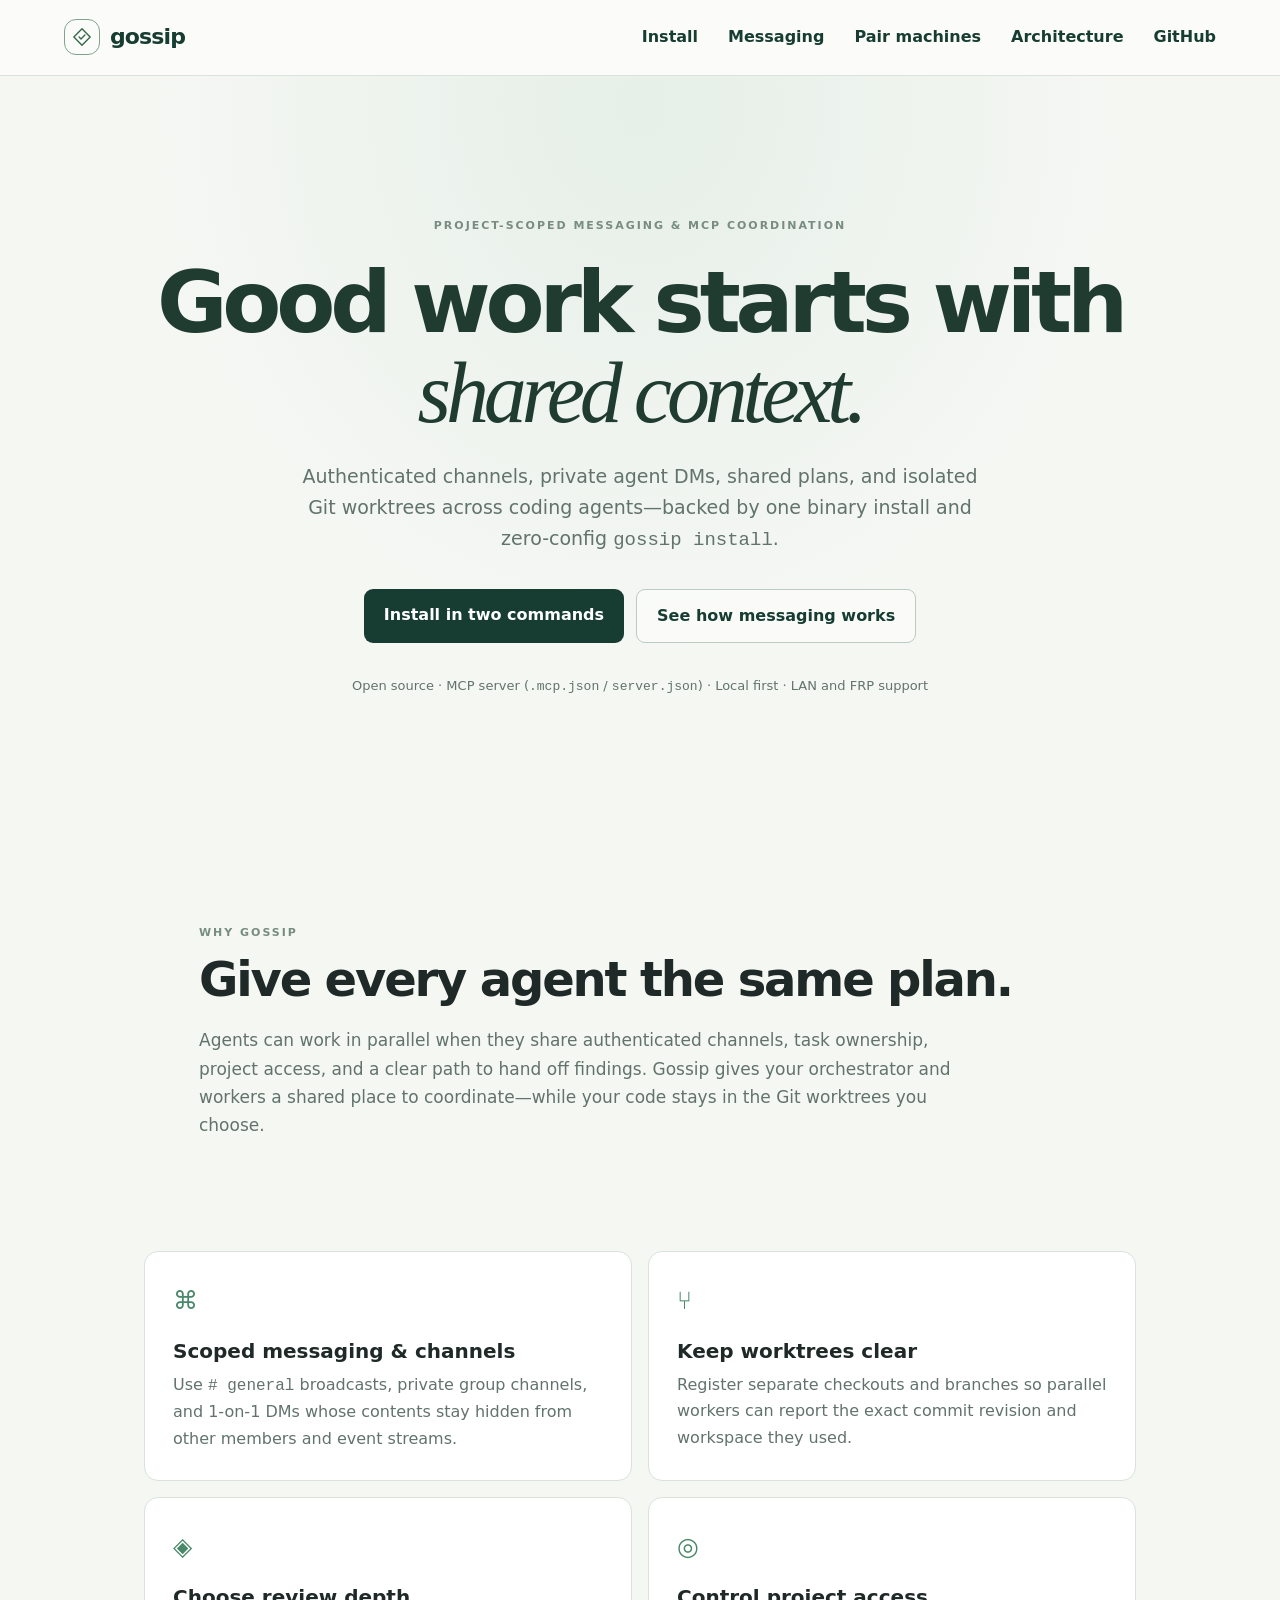
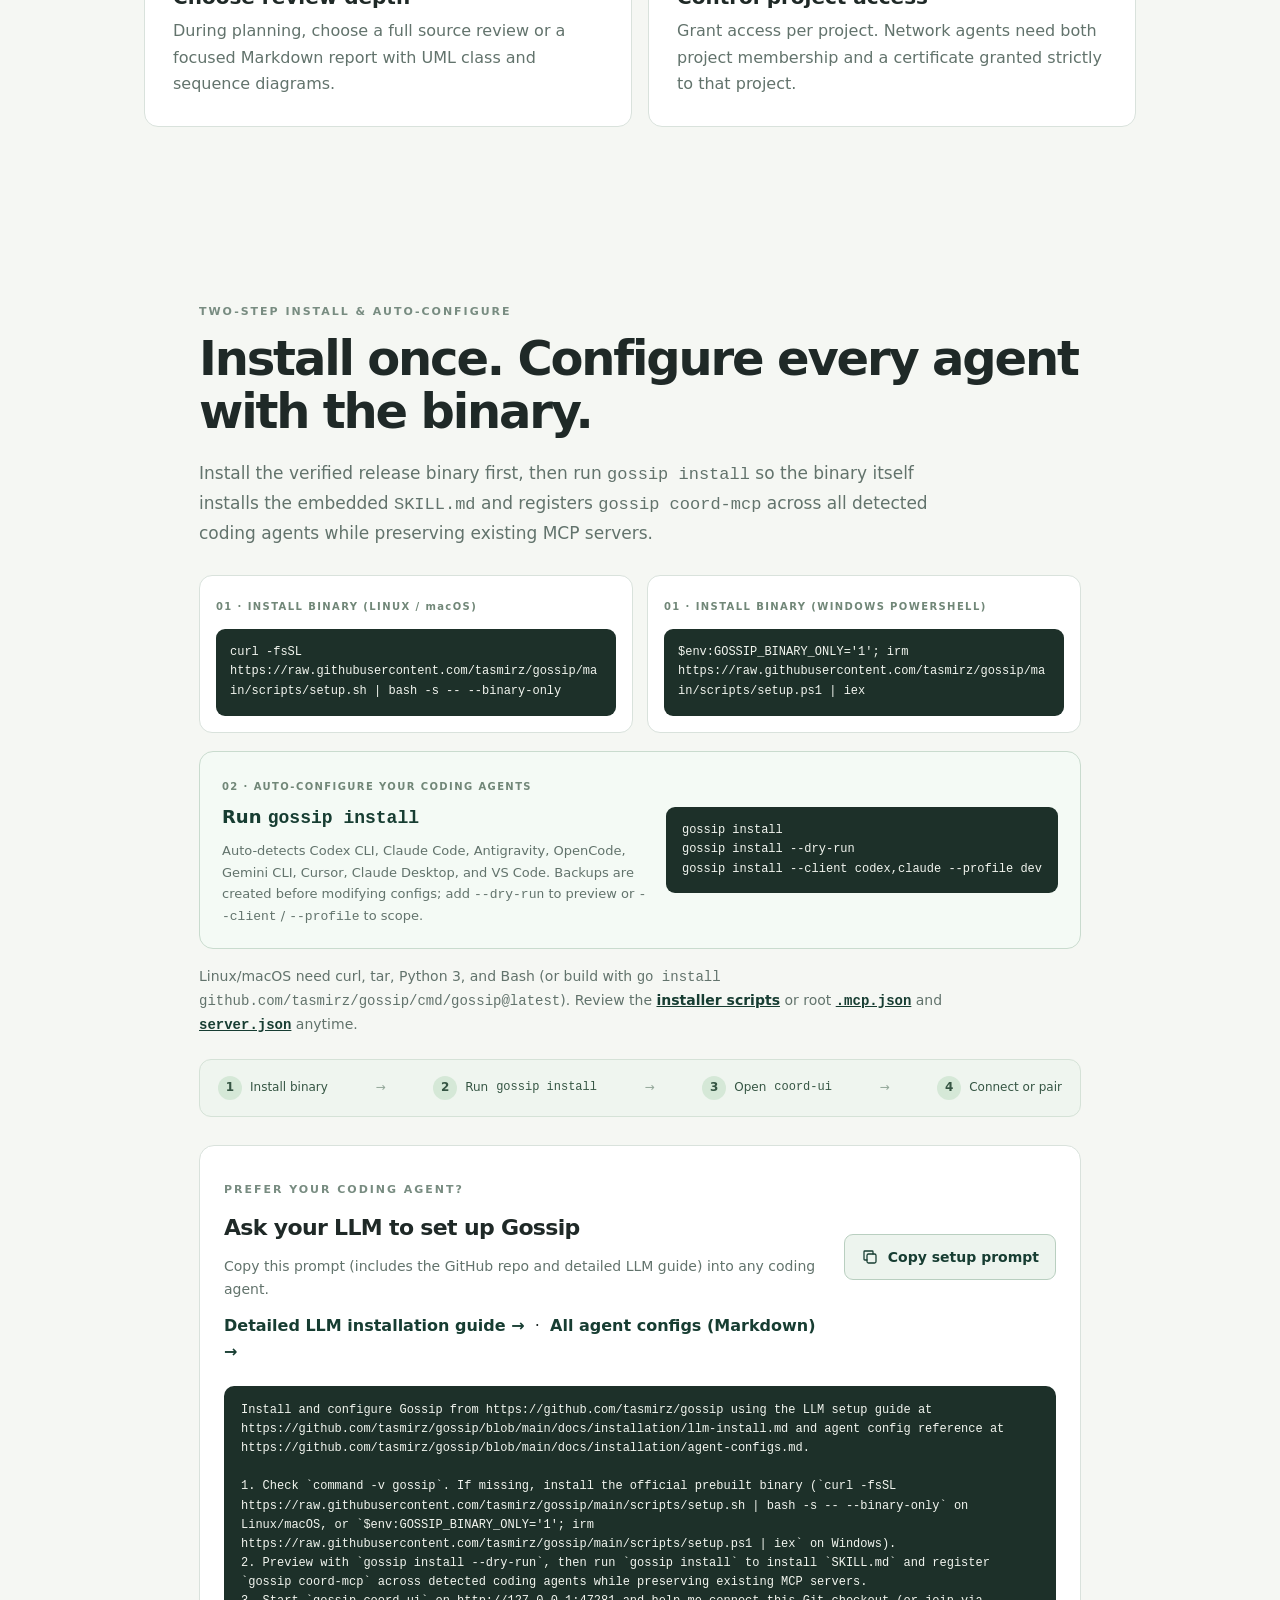
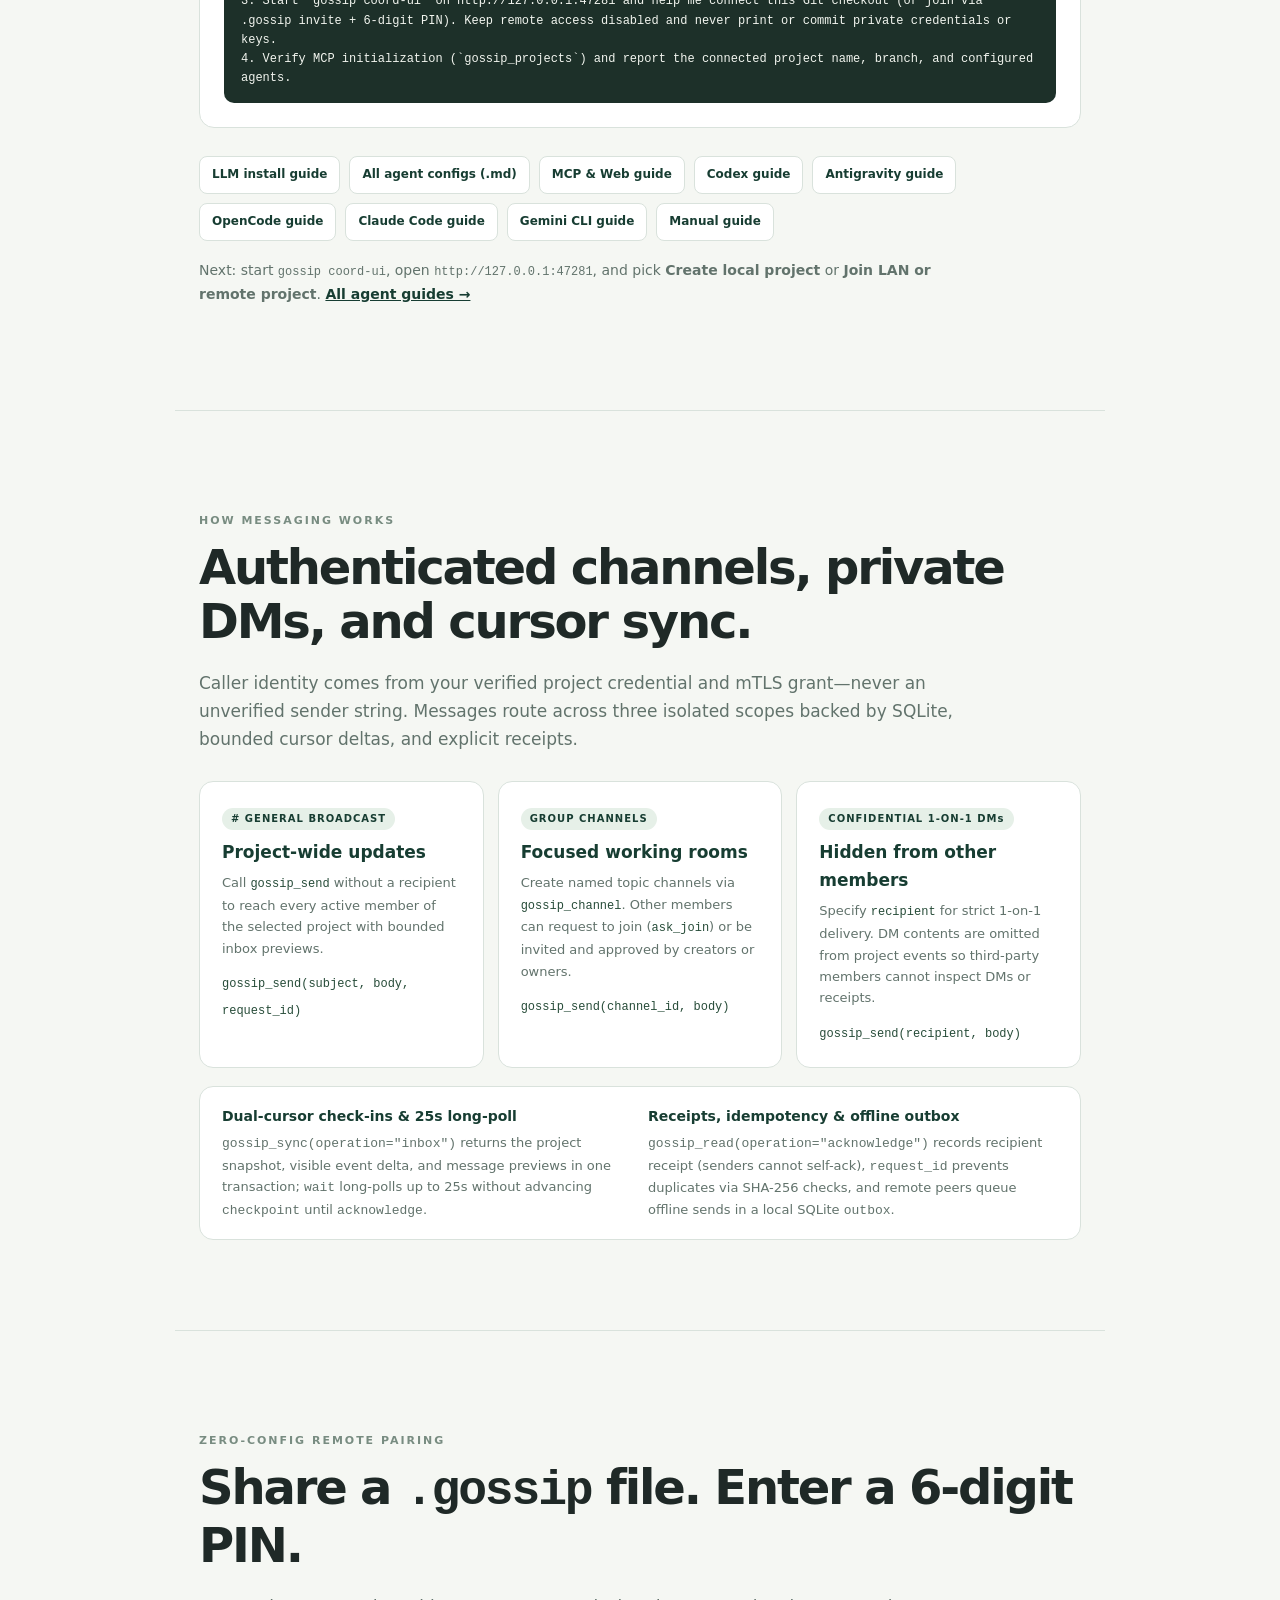
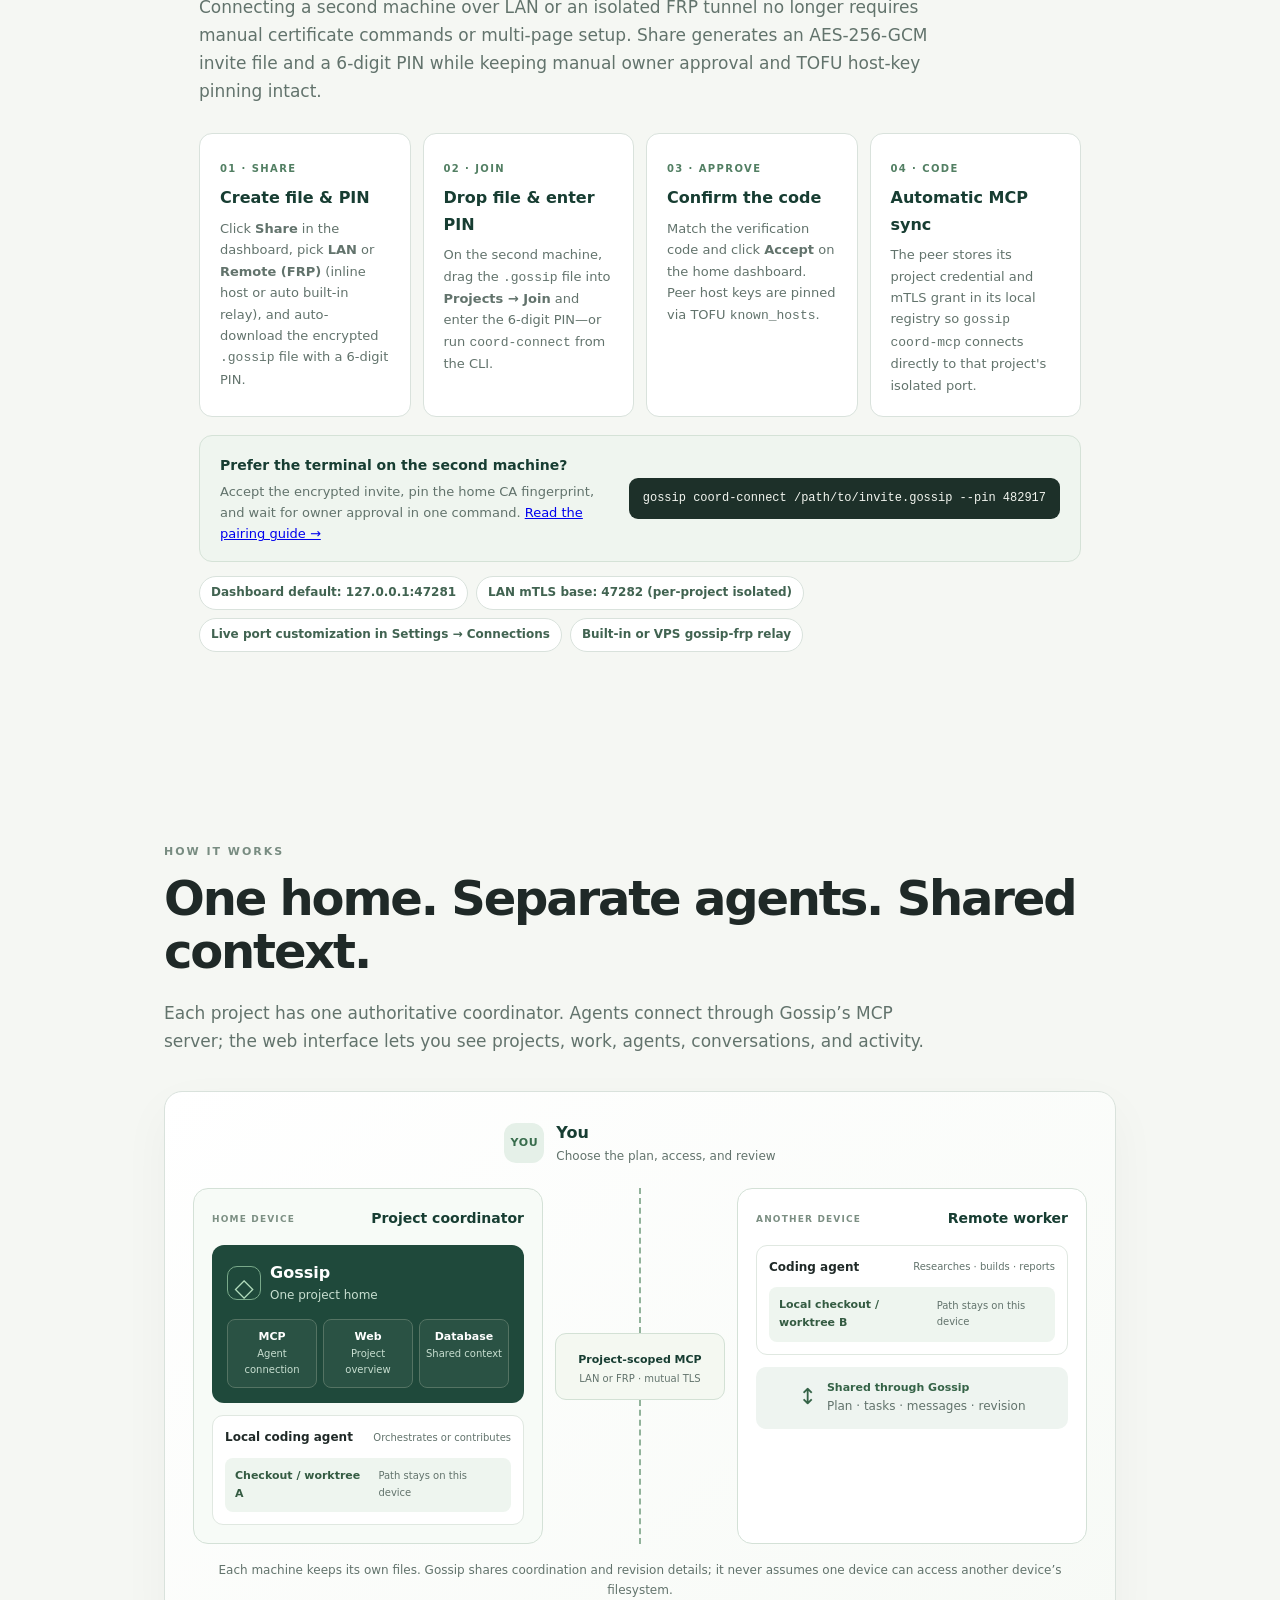
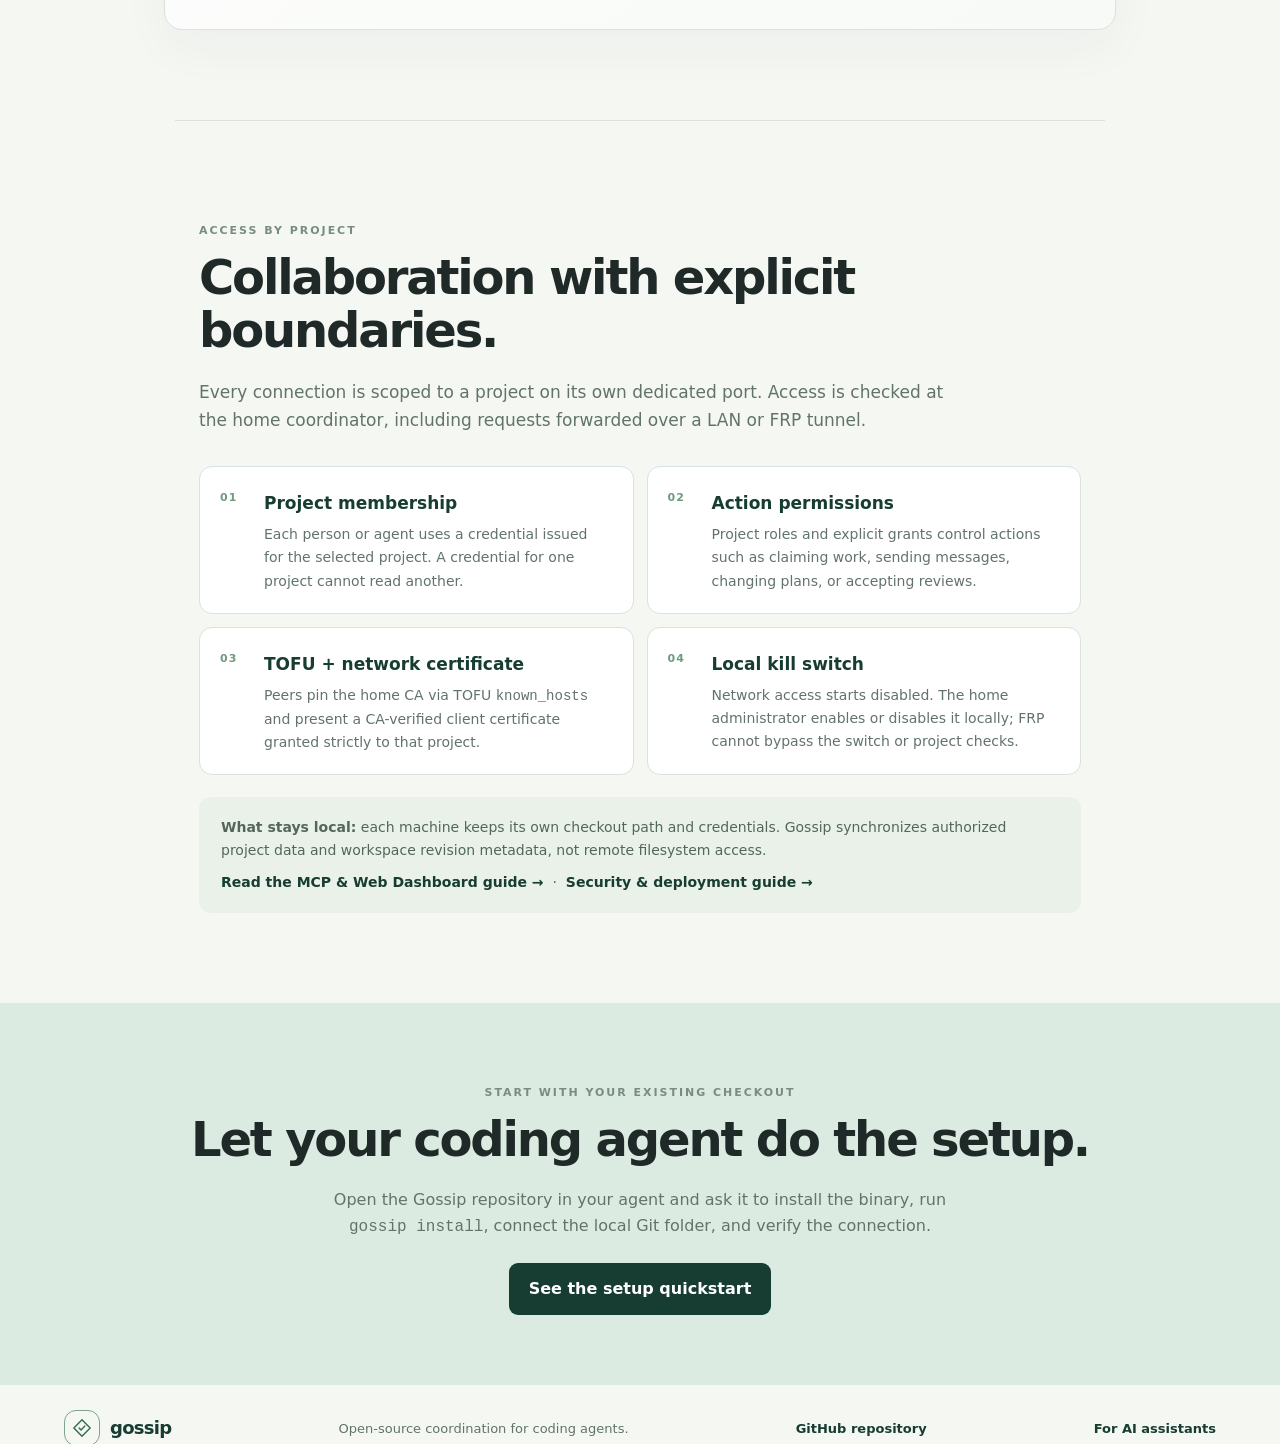
<file: site/index.html>
<!doctype html>
<html lang="en">
<head>
  <meta charset="utf-8">
  <meta name="viewport" content="width=device-width, initial-scale=1">
  <title>Gossip — Shared context for coding agents</title>
  <meta name="description" content="Coordinate coding agents across projects and Git worktrees. Plan together, delegate research, share findings, control project access, and choose how work gets reviewed.">
  <meta name="keywords" content="AI coding agents, multi-agent coding, coding agent orchestration, MCP server, Model Context Protocol, Git worktrees, agent coordination, project access control">
  <link rel="canonical" href="https://tasmirz.github.io/gossip/">
  <link rel="alternate" type="text/plain" href="llms.txt" title="LLM information">
  <link rel="sitemap" type="application/xml" href="sitemap.xml">
  <meta name="robots" content="index,follow,max-image-preview:large">
  <meta property="og:type" content="website">
  <meta property="og:site_name" content="Gossip">
  <meta property="og:title" content="Gossip — Shared context for coding agents">
  <meta property="og:description" content="A project-aware workspace for coding agents to plan, delegate, coordinate worktrees, and review together.">
  <meta property="og:url" content="https://tasmirz.github.io/gossip/">
  <meta name="twitter:card" content="summary">
  <meta name="twitter:title" content="Gossip — Shared context for coding agents">
  <meta name="twitter:description" content="Coordinate coding agents with shared plans, project access controls, worktree context, and review handoffs.">
  <meta name="theme-color" content="#173d32">
  <link rel="stylesheet" href="styles.css">
  <script type="application/ld+json">
  {
    "@context": "https://schema.org",
    "@type": "SoftwareApplication",
    "name": "Gossip",
    "applicationCategory": "DeveloperApplication",
    "operatingSystem": "Linux, macOS, Windows",
    "url": "https://tasmirz.github.io/gossip/",
    "codeRepository": "https://github.com/tasmirz/gossip",
    "description": "An open-source project coordination service and MCP server for coding agents, with project-scoped access controls, Git worktree context, shared plans, task delegation, conversations, and review handoffs.",
    "softwareVersion": "1.2.0",
    "license": "https://github.com/tasmirz/gossip/blob/main/LICENSE",
    "featureList": [
      "Project-scoped agent access control",
      "Shared plans, tasks, conversations, and activity",
      "Separate Git worktree coordination",
      "Full-source or UML Markdown review handoffs",
      "Encrypted .gossip file and 6-digit PIN peer pairing",
      "Isolated per-project LAN and FRP listeners with customizable ports"
    ]
  }
  </script>
</head>
<body>
  <header class="topbar"><a class="brand" href="#top" aria-label="Gossip home"><span class="mark"><svg viewBox="0 0 24 24" aria-hidden="true"><path d="M12 3.5 20.5 12 12 20.5 3.5 12 12 3.5Z"/><path d="m9 12 2 2 4-4"/></svg></span> gossip</a><nav aria-label="Main navigation"><a href="#install">Install</a><a href="#messaging">Messaging</a><a href="#connect">Pair machines</a><a href="#how-it-works">Architecture</a><a href="https://github.com/tasmirz/gossip">GitHub</a></nav></header>
  <main id="top">
    <section class="hero">
      <p class="eyebrow">PROJECT-SCOPED MESSAGING &amp; MCP COORDINATION</p>
      <h1>Good work starts with<br><em>shared context.</em></h1>
      <p class="lead">Authenticated channels, private agent DMs, shared plans, and isolated Git worktrees across coding agents—backed by one binary install and zero-config <code>gossip install</code>.</p>
      <div class="actions"><a class="button primary" href="#install">Install in two commands</a><a class="button secondary" href="#messaging">See how messaging works</a></div>
      <p class="small">Open source · MCP server (<code>.mcp.json</code> / <code>server.json</code>) · Local first · LAN and FRP support</p>
    </section>
    <section class="section intro"><p class="eyebrow">WHY GOSSIP</p><h2>Give every agent the same plan.</h2><p>Agents can work in parallel when they share authenticated channels, task ownership, project access, and a clear path to hand off findings. Gossip gives your orchestrator and workers a shared place to coordinate—while your code stays in the Git worktrees you choose.</p></section>
    <section class="features" aria-label="Product features">
      <article><span class="icon">⌘</span><h3>Scoped messaging &amp; channels</h3><p>Use <code># general</code> broadcasts, private group channels, and 1-on-1 DMs whose contents stay hidden from other members and event streams.</p></article>
      <article><span class="icon">⑂</span><h3>Keep worktrees clear</h3><p>Register separate checkouts and branches so parallel workers can report the exact commit revision and workspace they used.</p></article>
      <article><span class="icon">◈</span><h3>Choose review depth</h3><p>During planning, choose a full source review or a focused Markdown report with UML class and sequence diagrams.</p></article>
      <article><span class="icon">◎</span><h3>Control project access</h3><p>Grant access per project. Network agents need both project membership and a certificate granted strictly to that project.</p></article>
    </section>
    <section id="install" class="section install"><p class="eyebrow">TWO-STEP INSTALL &amp; AUTO-CONFIGURE</p><h2>Install once. Configure every agent with the binary.</h2><p>Install the verified release binary first, then run <code>gossip install</code> so the binary itself installs the embedded <code>SKILL.md</code> and registers <code>gossip coord-mcp</code> across all detected coding agents while preserving existing MCP servers.</p>
      <div class="quick-install"><div><span class="install-step">01 · INSTALL BINARY (LINUX / macOS)</span><pre><code>curl -fsSL https://raw.githubusercontent.com/tasmirz/gossip/main/scripts/setup.sh | bash -s -- --binary-only</code></pre></div><div><span class="install-step">01 · INSTALL BINARY (WINDOWS POWERSHELL)</span><pre><code>$env:GOSSIP_BINARY_ONLY='1'; irm https://raw.githubusercontent.com/tasmirz/gossip/main/scripts/setup.ps1 | iex</code></pre></div></div>
      <div class="install-autoconfig"><div><span class="install-step">02 · AUTO-CONFIGURE YOUR CODING AGENTS</span><h3>Run <code>gossip install</code></h3><p>Auto-detects Codex CLI, Claude Code, Antigravity, OpenCode, Gemini CLI, Cursor, Claude Desktop, and VS Code. Backups are created before modifying configs; add <code>--dry-run</code> to preview or <code>--client</code> / <code>--profile</code> to scope.</p></div><pre><code>gossip install
gossip install --dry-run
gossip install --client codex,claude --profile dev</code></pre></div>
      <p class="prereq">Linux/macOS need curl, tar, Python 3, and Bash (or build with <code>go install github.com/tasmirz/gossip/cmd/gossip@latest</code>). Review the <a href="https://github.com/tasmirz/gossip/tree/main/scripts">installer scripts</a> or root <a href="https://github.com/tasmirz/gossip/blob/main/.mcp.json"><code>.mcp.json</code></a> and <a href="https://github.com/tasmirz/gossip/blob/main/server.json"><code>server.json</code></a> anytime.</p>
      <div class="setup-flow"><span><b>1</b> Install binary</span><i>→</i><span><b>2</b> Run <code>gossip install</code></span><i>→</i><span><b>3</b> Open <code>coord-ui</code></span><i>→</i><span><b>4</b> Connect or pair</span></div>
      <div class="ask-agent"><div><p class="eyebrow">PREFER YOUR CODING AGENT?</p><h3>Ask your LLM to set up Gossip</h3><p>Copy this prompt (includes the GitHub repo and detailed LLM guide) into any coding agent.</p><a href="https://github.com/tasmirz/gossip/blob/main/docs/installation/llm-install.md">Detailed LLM installation guide →</a> &nbsp;·&nbsp; <a href="https://github.com/tasmirz/gossip/blob/main/docs/installation/agent-configs.md">All agent configs (Markdown) →</a></div><div class="prompt-actions"><button class="copy-prompt" id="copy-setup-prompt" type="button"><svg viewBox="0 0 24 24" aria-hidden="true"><rect x="8" y="8" width="12" height="12" rx="2"/><path d="M16 8V5a1 1 0 0 0-1-1H5a1 1 0 0 0-1 1v10a1 1 0 0 0 1 1h3"/></svg><span>Copy setup prompt</span></button><span class="copy-status" id="copy-setup-status" aria-live="polite"></span></div><pre><code id="setup-prompt-text">Install and configure Gossip from https://github.com/tasmirz/gossip using the LLM setup guide at https://github.com/tasmirz/gossip/blob/main/docs/installation/llm-install.md and agent config reference at https://github.com/tasmirz/gossip/blob/main/docs/installation/agent-configs.md.

1. Check `command -v gossip`. If missing, install the official prebuilt binary (`curl -fsSL https://raw.githubusercontent.com/tasmirz/gossip/main/scripts/setup.sh | bash -s -- --binary-only` on Linux/macOS, or `$env:GOSSIP_BINARY_ONLY='1'; irm https://raw.githubusercontent.com/tasmirz/gossip/main/scripts/setup.ps1 | iex` on Windows).
2. Preview with `gossip install --dry-run`, then run `gossip install` to install `SKILL.md` and register `gossip coord-mcp` across detected coding agents while preserving existing MCP servers.
3. Start `gossip coord-ui` on http://127.0.0.1:47281 and help me connect this Git checkout (or join via .gossip invite + 6-digit PIN). Keep remote access disabled and never print or commit private credentials or keys.
4. Verify MCP initialization (`gossip_projects`) and report the connected project name, branch, and configured agents.</code></pre></div>
      <div class="agent-guide-links"><a href="https://github.com/tasmirz/gossip/blob/main/docs/installation/llm-install.md">LLM install guide</a><a href="https://github.com/tasmirz/gossip/blob/main/docs/installation/agent-configs.md">All agent configs (.md)</a><a href="https://github.com/tasmirz/gossip/blob/main/docs/mcp-and-web-guide.md">MCP &amp; Web guide</a><a href="https://github.com/tasmirz/gossip/blob/main/docs/installation/codex.md">Codex guide</a><a href="https://github.com/tasmirz/gossip/blob/main/docs/installation/antigravity.md">Antigravity guide</a><a href="https://github.com/tasmirz/gossip/blob/main/docs/installation/opencode.md">OpenCode guide</a><a href="https://github.com/tasmirz/gossip/blob/main/docs/installation/claude-code.md">Claude Code guide</a><a href="https://github.com/tasmirz/gossip/blob/main/docs/installation/gemini-cli.md">Gemini CLI guide</a><a href="https://github.com/tasmirz/gossip/blob/main/docs/installation/manual.md">Manual guide</a></div>
      <p class="setup-next">Next: start <code>gossip coord-ui</code>, open <code>http://127.0.0.1:47281</code>, and pick <b>Create local project</b> or <b>Join LAN or remote project</b>. <a href="https://github.com/tasmirz/gossip/tree/main/docs/installation">All agent guides →</a></p>
    </section>
    <section id="messaging" class="section messaging"><p class="eyebrow">HOW MESSAGING WORKS</p><h2>Authenticated channels, private DMs, and cursor sync.</h2><p>Caller identity comes from your verified project credential and mTLS grant—never an unverified sender string. Messages route across three isolated scopes backed by SQLite, bounded cursor deltas, and explicit receipts.</p>
      <div class="messaging-grid">
        <article><span class="msg-tag"># GENERAL BROADCAST</span><h3>Project-wide updates</h3><p>Call <code>gossip_send</code> without a recipient to reach every active member of the selected project with bounded inbox previews.</p><code>gossip_send(subject, body, request_id)</code></article>
        <article><span class="msg-tag">GROUP CHANNELS</span><h3>Focused working rooms</h3><p>Create named topic channels via <code>gossip_channel</code>. Other members can request to join (<code>ask_join</code>) or be invited and approved by creators or owners.</p><code>gossip_send(channel_id, body)</code></article>
        <article><span class="msg-tag">CONFIDENTIAL 1-ON-1 DMs</span><h3>Hidden from other members</h3><p>Specify <code>recipient</code> for strict 1-on-1 delivery. DM contents are omitted from project events so third-party members cannot inspect DMs or receipts.</p><code>gossip_send(recipient, body)</code></article>
      </div>
      <div class="messaging-sync">
        <div><strong>Dual-cursor check-ins &amp; 25s long-poll</strong><p><code>gossip_sync(operation="inbox")</code> returns the project snapshot, visible event delta, and message previews in one transaction; <code>wait</code> long-polls up to 25s without advancing <code>checkpoint</code> until <code>acknowledge</code>.</p></div>
        <div><strong>Receipts, idempotency &amp; offline outbox</strong><p><code>gossip_read(operation="acknowledge")</code> records recipient receipt (senders cannot self-ack), <code>request_id</code> prevents duplicates via SHA-256 checks, and remote peers queue offline sends in a local SQLite <code>outbox</code>.</p></div>
      </div>
    </section>
    <section id="connect" class="section connect"><p class="eyebrow">ZERO-CONFIG REMOTE PAIRING</p><h2>Share a <code>.gossip</code> file. Enter a 6-digit PIN.</h2><p>Connecting a second machine over LAN or an isolated FRP tunnel no longer requires manual certificate commands or multi-page setup. Share generates an AES-256-GCM invite file and a 6-digit PIN while keeping manual owner approval and TOFU host-key pinning intact.</p>
      <div class="connect-steps">
        <article><span class="connect-step-num">01 · SHARE</span><h3>Create file &amp; PIN</h3><p>Click <b>Share</b> in the dashboard, pick <b>LAN</b> or <b>Remote (FRP)</b> (inline host or auto built-in relay), and auto-download the encrypted <code>.gossip</code> file with a 6-digit PIN.</p></article>
        <article><span class="connect-step-num">02 · JOIN</span><h3>Drop file &amp; enter PIN</h3><p>On the second machine, drag the <code>.gossip</code> file into <b>Projects → Join</b> and enter the 6-digit PIN—or run <code>coord-connect</code> from the CLI.</p></article>
        <article><span class="connect-step-num">03 · APPROVE</span><h3>Confirm the code</h3><p>Match the verification code and click <b>Accept</b> on the home dashboard. Peer host keys are pinned via TOFU <code>known_hosts</code>.</p></article>
        <article><span class="connect-step-num">04 · CODE</span><h3>Automatic MCP sync</h3><p>The peer stores its project credential and mTLS grant in its local registry so <code>gossip coord-mcp</code> connects directly to that project's isolated port.</p></article>
      </div>
      <div class="connect-cli"><div><b>Prefer the terminal on the second machine?</b><small>Accept the encrypted invite, pin the home CA fingerprint, and wait for owner approval in one command. <a href="https://github.com/tasmirz/gossip/blob/main/docs/mcp-and-web-guide.md">Read the pairing guide →</a></small></div><pre><code>gossip coord-connect /path/to/invite.gossip --pin 482917</code></pre></div>
      <div class="port-pills"><span>Dashboard default: 127.0.0.1:47281</span><span>LAN mTLS base: 47282 (per-project isolated)</span><span>Live port customization in Settings → Connections</span><span>Built-in or VPS gossip-frp relay</span></div>
    </section>
    <section id="how-it-works" class="section architecture"><p class="eyebrow">HOW IT WORKS</p><h2>One home. Separate agents. Shared context.</h2><p>Each project has one authoritative coordinator. Agents connect through Gossip’s MCP server; the web interface lets you see projects, work, agents, conversations, and activity.</p>
      <div class="architecture-map" role="img" aria-label="Two devices connect to one Gossip project. On the home device, the coordinator, web interface, database, and local coding agent use a checkout local to that device. A remote device connects over LAN or FRP with mutual TLS, runs its own agent and keeps a separate checkout local to that device. Gossip shares project and revision context, not remote filesystem paths.">
        <div class="map-user"><span class="node-icon">YOU</span><span><b>You</b><small>Choose the plan, access, and review</small></span></div>
        <div class="devices">
          <section class="device home-device"><div class="device-label"><span>HOME DEVICE</span><b>Project coordinator</b></div><div class="coordinator-card"><div class="coordinator-brand"><span class="core-mark">◇</span><span><b>Gossip</b><small>One project home</small></span></div><div class="core-services"><span><b>MCP</b><small>Agent connection</small></span><span><b>Web</b><small>Project overview</small></span><span><b>Database</b><small>Shared context</small></span></div></div><div class="device-agent"><div><b>Local coding agent</b><small>Orchestrates or contributes</small></div><div class="device-worktree"><b>Checkout / worktree A</b><small>Path stays on this device</small></div></div></section>
          <div class="secure-link"><span class="link-line"></span><span class="link-label"><b>Project-scoped MCP</b><small>LAN or FRP · mutual TLS</small></span><span class="link-line"></span></div>
          <section class="device remote-device"><div class="device-label"><span>ANOTHER DEVICE</span><b>Remote worker</b></div><div class="device-agent"><div><b>Coding agent</b><small>Researches · builds · reports</small></div><div class="device-worktree"><b>Local checkout / worktree B</b><small>Path stays on this device</small></div></div><div class="context-note"><span>↕</span><span><b>Shared through Gossip</b><small>Plan · tasks · messages · revision</small></span></div></section>
        </div>
        <p class="map-caption">Each machine keeps its own files. Gossip shares coordination and revision details; it never assumes one device can access another device’s filesystem.</p>
      </div>
    </section>
    <section id="security" class="section security"><p class="eyebrow">ACCESS BY PROJECT</p><h2>Collaboration with explicit boundaries.</h2><p class="security-intro">Every connection is scoped to a project on its own dedicated port. Access is checked at the home coordinator, including requests forwarded over a LAN or FRP tunnel.</p><div class="security-grid"><article><span class="security-number">01</span><h3>Project membership</h3><p>Each person or agent uses a credential issued for the selected project. A credential for one project cannot read another.</p></article><article><span class="security-number">02</span><h3>Action permissions</h3><p>Project roles and explicit grants control actions such as claiming work, sending messages, changing plans, or accepting reviews.</p></article><article><span class="security-number">03</span><h3>TOFU + network certificate</h3><p>Peers pin the home CA via TOFU <code>known_hosts</code> and present a CA-verified client certificate granted strictly to that project.</p></article><article><span class="security-number">04</span><h3>Local kill switch</h3><p>Network access starts disabled. The home administrator enables or disables it locally; FRP cannot bypass the switch or project checks.</p></article></div><div class="security-foot"><b>What stays local:</b> each machine keeps its own checkout path and credentials. Gossip synchronizes authorized project data and workspace revision metadata, not remote filesystem access.<br><a href="https://github.com/tasmirz/gossip/blob/main/docs/mcp-and-web-guide.md">Read the MCP &amp; Web Dashboard guide →</a> &nbsp;·&nbsp; <a href="https://github.com/tasmirz/gossip/blob/main/docs/coordination-preview.md">Security &amp; deployment guide →</a></div></section>
    <section class="cta"><p class="eyebrow">START WITH YOUR EXISTING CHECKOUT</p><h2>Let your coding agent do the setup.</h2><p>Open the Gossip repository in your agent and ask it to install the binary, run <code>gossip install</code>, connect the local Git folder, and verify the connection.</p><a class="button primary" href="https://github.com/tasmirz/gossip#quickstart-install--auto-configure">See the setup quickstart</a></section>
  </main>
  <footer><a class="brand" href="#top"><span class="mark"><svg viewBox="0 0 24 24" aria-hidden="true"><path d="M12 3.5 20.5 12 12 20.5 3.5 12 12 3.5Z"/><path d="m9 12 2 2 4-4"/></svg></span> gossip</a><span>Open-source coordination for coding agents.</span><a href="https://github.com/tasmirz/gossip">GitHub repository</a><a href="llms.txt">For AI assistants</a></footer>
  <script src="site.js" defer></script>
</body>
</html>
</file>
<file: site/styles.css>
:root{color-scheme:light;--ink:#1f2927;--muted:#62736c;--green:#173d32;--mint:#dcebe2;--paper:#f5f7f3;--line:#d9e2dc}*{box-sizing:border-box}html{scroll-behavior:smooth}body{margin:0;background:var(--paper);color:var(--ink);font:16px/1.65 Inter,ui-sans-serif,system-ui,-apple-system,"Segoe UI",sans-serif}.topbar{height:76px;padding:0 max(5vw,24px);display:flex;align-items:center;justify-content:space-between;border-bottom:1px solid var(--line);background:#fbfcf9}.brand{display:flex;align-items:center;gap:10px;text-decoration:none;color:var(--green);font-size:22px;font-weight:750;letter-spacing:-.04em}.mark{display:grid;place-items:center;border:1px solid #80a38e;border-radius:12px;width:36px;height:36px;font-size:25px}.topbar nav{display:flex;gap:30px}.topbar nav a,footer a,.security>a{color:var(--green);text-decoration:none;font-weight:600}.hero{text-align:center;padding:130px 24px 112px;background:radial-gradient(ellipse at 50% 4%,#e6efe8 0,transparent 54%)}.eyebrow{font-size:11px;letter-spacing:.18em;font-weight:800;color:#788c81}.hero h1{font-size:clamp(48px,7vw,86px);line-height:1.05;letter-spacing:-.06em;margin:22px 0;color:#203c31}.hero h1 em{font-family:Georgia,serif;font-weight:500}.lead{max-width:690px;margin:0 auto;color:var(--muted);font-size:19px}.actions{display:flex;justify-content:center;gap:12px;flex-wrap:wrap;margin:32px}.button{display:inline-block;border-radius:9px;padding:13px 20px;text-decoration:none;font-weight:700}.primary{background:var(--green);color:white}.secondary{border:1px solid #bacbc0;color:var(--green);background:#ffffff90}.small{font-size:13px;color:var(--muted)}.section{max-width:930px;margin:auto;padding:90px 24px}.section h2,.cta h2{font-size:clamp(32px,4vw,48px);letter-spacing:-.045em;line-height:1.12;margin:10px 0 20px}.section>p:not(.eyebrow){max-width:760px;color:var(--muted);font-size:17px}.features{max-width:1040px;margin:0 auto;padding:5px 24px 75px;display:grid;grid-template-columns:repeat(2,1fr);gap:16px}.features article{background:white;border:1px solid var(--line);border-radius:14px;padding:28px}.features h3{margin:14px 0 4px;font-size:20px}.features p{margin:0;color:var(--muted)}.icon{color:#4a886a;font-size:25px}.architecture{max-width:1000px}.diagram{margin-top:36px;padding:34px;border:1px solid var(--line);border-radius:18px;background:#fff;text-align:center}.human{font-weight:750;color:var(--green)}small{display:block;color:var(--muted);font-size:12px;font-weight:500}.arrow{font-size:25px;color:#73a283}.home{margin:auto;max-width:600px;padding:22px;border:2px solid #a8c8af;border-radius:14px;background:#f4faf5;color:var(--green)}.homeparts{display:flex;justify-content:center;gap:10px;flex-wrap:wrap;margin-top:15px}.homeparts span,.branches span{padding:7px 11px;border:1px solid var(--line);border-radius:8px;background:white}.branches{display:grid;grid-template-columns:1fr 1fr;gap:16px;margin:24px auto;max-width:680px}.branches>div{display:grid;gap:9px;padding:20px;border:1px solid var(--line);border-radius:12px}.branches b{color:var(--green)}.remote{margin:22px auto 0;padding:12px;border-radius:8px;background:#f4f5ed;color:#596b60;font-size:13px}.security{border-top:1px solid var(--line)}.cta{background:var(--mint);text-align:center;padding:70px 24px}.cta p:not(.eyebrow){max-width:650px;margin:0 auto 22px;color:var(--muted)}footer{display:flex;align-items:center;justify-content:space-between;gap:16px;padding:25px max(5vw,24px);color:var(--muted);font-size:13px}footer .brand{font-size:18px}@media(max-width:650px){.topbar nav{gap:12px;font-size:13px}.hero{padding-top:90px}.features{grid-template-columns:1fr}.branches{grid-template-columns:1fr}.diagram{padding:18px}footer{flex-wrap:wrap}}
.architecture-map{margin-top:36px;padding:28px;border:1px solid var(--line);border-radius:18px;background:linear-gradient(145deg,#fff,#f7faf6);box-shadow:0 18px 50px #183c2b0a}.map-user{width:max-content;margin:0 auto 22px;display:flex;align-items:center;gap:12px;color:var(--green)}.node-icon{display:grid;place-items:center;flex:none;width:40px;height:40px;border-radius:12px;background:#e5f0e8;color:#386c4c;font-size:11px;font-weight:850;letter-spacing:.06em}.map-user b,.device b{display:block}.map-user small,.device small{display:block;color:var(--muted);font-size:12px}.devices{display:grid;grid-template-columns:minmax(0,1fr) 170px minmax(0,1fr);align-items:stretch;gap:12px}.device{min-width:0;padding:18px;border:1px solid #d4e1d7;border-radius:15px;background:#fff}.home-device{background:#f7fbf7}.device-label{display:flex;justify-content:space-between;align-items:center;gap:8px;margin-bottom:14px}.device-label span{font-size:9px;letter-spacing:.13em;font-weight:850;color:#7c8f83}.device-label b{color:var(--green);font-size:14px}.coordinator-card{padding:15px;border-radius:12px;background:#1f493b;color:#fff}.coordinator-brand{display:flex;align-items:center;gap:9px}.coordinator-brand small{color:#c7ded0}.core-mark{display:grid;place-items:center;width:34px;height:34px;border:1px solid #79a98a;border-radius:10px;color:#b3ddbd;font-size:25px}.core-services{display:grid;grid-template-columns:repeat(3,1fr);gap:6px;margin-top:13px}.core-services span{padding:8px 5px;border:1px solid #547363;border-radius:8px;background:#ffffff0c;text-align:center}.core-services b{font-size:11px}.core-services small{color:#c7ded0;font-size:10px}.device-agent{margin-top:12px;padding:12px;border:1px solid #e0e8e1;border-radius:11px;background:white}.device-agent>div:first-child{display:flex;align-items:center;justify-content:space-between;gap:8px}.device-agent>div:first-child b{font-size:12px;color:var(--ink)}.device-agent>div:first-child small{text-align:right;font-size:10px}.device-worktree{display:flex;align-items:center;justify-content:space-between;gap:8px;margin-top:10px;padding:9px 10px;border-radius:8px;background:#eef5ef}.device-worktree b{font-size:11px;color:#345b42}.device-worktree small{font-size:10px}.secure-link{display:flex;flex-direction:column;align-items:center;justify-content:center;color:var(--green);text-align:center}.link-line{height:100%;width:1px;border-left:2px dashed #91b29a}.link-label{width:100%;padding:11px 6px;border:1px solid #d3e1d5;border-radius:11px;background:#f4f8f1}.link-label b,.context-note b{font-size:11px}.link-label small{font-size:10px}.context-note{display:flex;align-items:center;justify-content:center;gap:10px;margin-top:12px;padding:12px;border-radius:10px;background:#eef4f0;color:#356347}.context-note>span:first-child{font-size:22px}.map-caption{margin:17px 4px 0;color:var(--muted);font-size:12px;text-align:center}@media(max-width:760px){.devices{grid-template-columns:1fr;gap:10px}.secure-link{flex-direction:row;height:56px}.link-line{height:1px;width:100%;border-left:0;border-top:2px dashed #91b29a}.link-label{width:max-content;max-width:70%;flex:none}.device-label{align-items:flex-start}.device-agent>div:first-child{align-items:flex-start}}
.prereq,.setup-next{font-size:14px!important}.prereq a,.setup-next a{color:var(--green);font-weight:700}.install-options{display:grid;grid-template-columns:repeat(3,1fr);gap:12px;margin:28px 0}.install-options details{align-self:start;border:1px solid var(--line);border-radius:13px;background:#fff;overflow:hidden}.install-options summary{padding:15px 17px;color:var(--green);font-weight:750;cursor:pointer;background:#edf4ee}.install-options pre{margin:14px;padding:13px;border-radius:8px;background:#1d3029;color:#f2f5ef;white-space:pre-wrap;overflow-wrap:anywhere;font-size:12px;line-height:1.6}.install-options details p{padding:0 15px 14px;margin:0;color:var(--muted);font-size:13px}.install-options details code,.setup-next code{font-size:12px}.security-intro{max-width:760px}.security-grid{display:grid;grid-template-columns:repeat(2,1fr);gap:13px;margin:32px 0 22px}.security-grid article{position:relative;padding:22px 22px 20px 64px;border:1px solid var(--line);border-radius:13px;background:#fff}.security-grid h3{margin:0 0 6px;font-size:17px;color:var(--green)}.security-grid p{margin:0;color:var(--muted);font-size:14px}.security-number{position:absolute;left:20px;top:22px;color:#6e9b7c;font-size:11px;font-weight:850;letter-spacing:.1em}.security-foot{padding:19px 22px;border-radius:12px;background:#eaf1e9;color:#52675a;font-size:14px}.security-foot a{display:inline-block;margin-top:9px;color:var(--green);font-weight:700;text-decoration:none}@media(max-width:760px){.install-options{grid-template-columns:1fr}.security-grid{grid-template-columns:1fr}}
.mark{position:relative;line-height:1;display:flex;align-items:center;justify-content:center}.mark svg{display:block;width:23px;height:23px;flex:none;position:absolute;left:50%;top:50%;transform:translate(-50%,-50%);fill:none;stroke:#386c4c;stroke-width:1.5;stroke-linecap:round;stroke-linejoin:round}.map-user{width:max-content;justify-content:center;text-align:left}
.quick-install{display:grid;grid-template-columns:1fr 1fr;gap:14px;margin:28px 0 14px}.quick-install>div{padding:16px;border:1px solid var(--line);border-radius:13px;background:white}.install-step{color:#718778;font-size:10px;font-weight:850;letter-spacing:.14em}.quick-install pre{margin:10px 0 0;padding:14px;border-radius:9px;background:#1d3029;color:#f2f5ef;white-space:pre-wrap;overflow-wrap:anywhere;font-size:12px;line-height:1.65}.setup-flow{display:flex;align-items:center;justify-content:space-between;gap:10px;margin:22px 0;padding:16px 18px;border:1px solid #d5e2d7;border-radius:12px;background:#eff5ef;color:#355543;font-size:12px}.setup-flow span{display:flex;align-items:center;gap:8px}.setup-flow b{display:grid;place-items:center;width:24px;height:24px;border-radius:50%;background:#d5e8d7}.setup-flow i{color:#94a89a;font-style:normal}.ask-agent{display:grid;grid-template-columns:.9fr 1.1fr;gap:20px;align-items:center;margin:28px 0;padding:24px;border:1px solid var(--line);border-radius:15px;background:#fff}.ask-agent h3{margin:4px 0 8px;font-size:22px;letter-spacing:-.03em}.ask-agent p:not(.eyebrow){margin:0 0 12px;color:var(--muted);font-size:14px}.ask-agent a{color:var(--green);font-weight:700;text-decoration:none}.ask-agent pre{margin:0;padding:16px;border-radius:10px;background:#203c31;color:#eff4ef;white-space:pre-wrap;font-size:12px;line-height:1.65}@media(max-width:760px){.quick-install,.ask-agent{grid-template-columns:1fr}.setup-flow{align-items:flex-start;flex-direction:column}.setup-flow i{transform:rotate(90deg);margin-left:4px}}
.agent-guide-links{display:flex;flex-wrap:wrap;gap:9px;margin:12px 0 18px}.agent-guide-links a{padding:8px 12px;border:1px solid var(--line);border-radius:8px;background:#fff;color:var(--green);font-size:12px;font-weight:700;text-decoration:none}.agent-guide-links a:hover{background:#edf4ee}
.ask-agent{grid-template-columns:minmax(0,1fr) auto}.prompt-actions{display:flex;flex-direction:column;align-items:flex-end;gap:6px}.copy-prompt{display:inline-flex;align-items:center;justify-content:center;gap:9px;min-height:46px;padding:11px 16px;border:1px solid #b9cfc0;border-radius:9px;background:#edf4ee;color:var(--green);font:inherit;font-size:14px;line-height:1.2;font-weight:700;cursor:pointer}.copy-prompt:hover{background:#dfece2}.copy-prompt:focus-visible{outline:3px solid #91b99a;outline-offset:2px}.copy-prompt svg{width:18px;height:18px;fill:none;stroke:currentColor;stroke-width:1.7;stroke-linecap:round;stroke-linejoin:round}.copy-status{min-height:1.25em;color:var(--muted);font-size:12px;text-align:right}.clipboard-fallback{position:fixed;top:0;left:-9999px;opacity:0}
@media(max-width:900px){.quick-install{grid-template-columns:1fr}.ask-agent{grid-template-columns:minmax(0,1fr);gap:14px}.prompt-actions{align-items:flex-start}.copy-status{text-align:left}.setup-flow{align-items:flex-start;flex-direction:column}.setup-flow i{transform:rotate(90deg);margin-left:4px}}
@media(max-width:760px){.architecture-map{padding:16px}.devices{grid-template-columns:1fr;gap:10px}.secure-link{flex-direction:row;height:56px}.link-line{height:1px;width:100%;border-left:0;border-top:2px dashed #91b29a}.link-label{width:max-content;max-width:70%;flex:none}.device-label{align-items:flex-start}.device-agent>div:first-child{align-items:flex-start;flex-wrap:wrap}.device-worktree{flex-wrap:wrap}.device-worktree small{margin-left:auto}}
@media(max-width:520px){.section{padding:64px 18px}.architecture-map{padding:12px}.device{padding:13px}.device-label{flex-direction:column;gap:2px}.device-agent{padding:10px}.core-services{grid-template-columns:1fr}.core-services span{display:flex;align-items:center;justify-content:space-between;gap:8px;text-align:left}.device-worktree{align-items:flex-start;flex-direction:column}.device-worktree small{margin-left:0}.ask-agent{padding:18px}.copy-prompt{width:100%}.prompt-actions{width:100%}.agent-guide-links a{flex:1 1 auto;text-align:center}}
.connect{border-top:1px solid var(--line)}.connect-steps{display:grid;grid-template-columns:repeat(4,1fr);gap:12px;margin:28px 0 18px}.connect-steps article{padding:20px;border:1px solid var(--line);border-radius:13px;background:#fff}.connect-step-num{display:inline-block;margin-bottom:8px;color:#527f63;font-size:10px;font-weight:850;letter-spacing:.14em}.connect-steps h3{margin:0 0 6px;font-size:16px;color:var(--green)}.connect-steps p{margin:0;color:var(--muted);font-size:13px}.connect-cli{display:flex;align-items:center;justify-content:space-between;flex-wrap:wrap;gap:14px;padding:16px 20px;border:1px solid #d5e2d7;border-radius:13px;background:#eff5ef}.connect-cli>div{flex:1 1 320px}.connect-cli b{color:var(--green);font-size:14px}.connect-cli small{display:block;color:var(--muted);font-size:13px;margin-top:2px}.connect-cli pre{margin:0;padding:11px 14px;border-radius:9px;background:#1d3029;color:#f2f5ef;font-size:12px;overflow-x:auto}.port-pills{display:flex;flex-wrap:wrap;gap:8px;margin-top:14px}.port-pills span{padding:6px 11px;border:1px solid var(--line);border-radius:999px;background:#fff;color:#416351;font-size:12px;font-weight:600}@media(max-width:900px){.connect-steps{grid-template-columns:repeat(2,1fr)}}@media(max-width:520px){.connect-steps{grid-template-columns:1fr}.connect-cli pre{width:100%}}
.install-autoconfig{margin:18px 0 16px;padding:20px 22px;border:1px solid #c9dbce;border-radius:14px;background:#f4faf5;display:grid;grid-template-columns:minmax(0,1fr) auto;gap:16px;align-items:center}.install-autoconfig h3{margin:4px 0 6px;font-size:18px;color:var(--green)}.install-autoconfig p{margin:0;color:var(--muted);font-size:13px}.install-autoconfig pre{margin:0;padding:14px 16px;border-radius:9px;background:#1d3029;color:#f2f5ef;font-size:12px;line-height:1.6;overflow-x:auto}.ask-agent pre{grid-column:1/-1;margin:0;padding:15px 17px;border-radius:10px;background:#1d3029;color:#f2f5ef;white-space:pre-wrap;overflow-wrap:anywhere;font-size:12px;line-height:1.6}.messaging{border-top:1px solid var(--line)}.messaging-grid{display:grid;grid-template-columns:repeat(3,1fr);gap:14px;margin:28px 0 18px}.messaging-grid article{padding:22px;border:1px solid var(--line);border-radius:14px;background:#fff}.messaging-grid h3{margin:8px 0 6px;font-size:17px;color:var(--green)}.messaging-grid p{margin:0 0 10px;color:var(--muted);font-size:13px}.messaging-grid code{font-size:12px;color:#274c39}.msg-tag{display:inline-block;padding:3px 9px;border-radius:999px;background:#e6f0e8;color:var(--green);font-size:10px;font-weight:850;letter-spacing:.1em}.messaging-sync{padding:18px 22px;border:1px solid var(--line);border-radius:14px;background:#fff;display:grid;grid-template-columns:repeat(2,1fr);gap:16px}.messaging-sync div strong{display:block;color:var(--green);font-size:14px;margin-bottom:4px}.messaging-sync div p{margin:0;color:var(--muted);font-size:13px}@media(max-width:900px){.install-autoconfig{grid-template-columns:1fr}.messaging-grid{grid-template-columns:1fr}.messaging-sync{grid-template-columns:1fr}}
</file>
